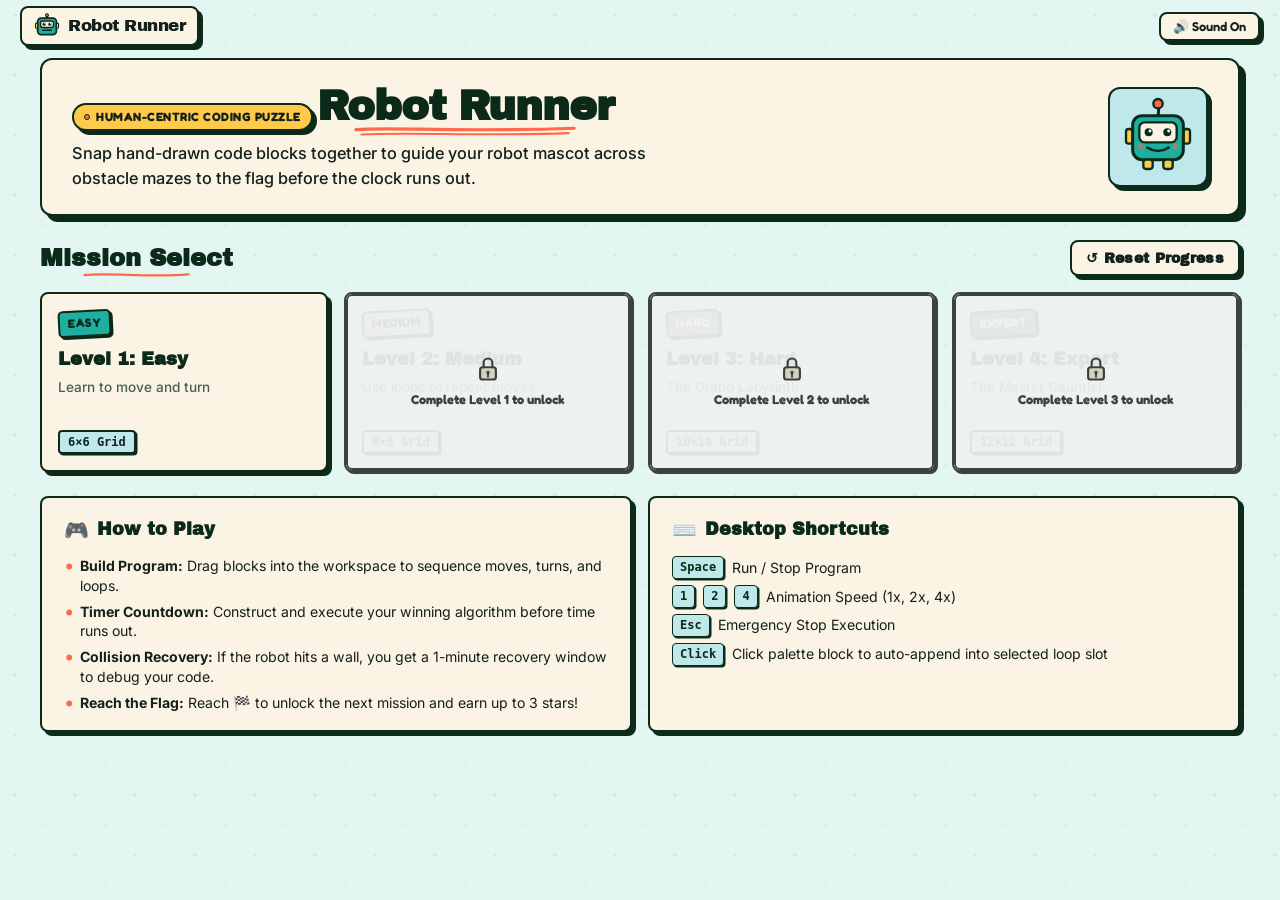
<file: docs/index.html>
<!DOCTYPE html>
<html lang="en">
<head>
<meta charset="UTF-8">
<meta name="viewport" content="width=device-width, initial-scale=1.0">
<title>Robot Runner · Neubrutalist Block Coding</title>
<link rel="preconnect" href="https://fonts.googleapis.com">
<link rel="preconnect" href="https://fonts.gstatic.com" crossorigin>
<link href="https://fonts.googleapis.com/css2?family=Archivo+Black&family=Fredoka:wght@400;500;600;700&family=Inter:wght@400;500;600;700&family=Space+Grotesk:wght@500;700&display=swap" rel="stylesheet">
<link rel="stylesheet" href="css/style.css?v=6">
</head>
<body>
<header class="topbar">
    <div class="topbar-inner">
        <a href="index.html" class="brand nb-surface">
            <span class="brand-mascot-wrap">
                <svg class="brand-mascot-svg" viewBox="0 0 36 36" fill="none" xmlns="http://www.w3.org/2000/svg">
                    <line x1="18" y1="2" x2="18" y2="7" stroke="#0B2A19" stroke-width="2.5" stroke-linecap="round"/>
                    <circle cx="18" cy="3" r="2" fill="#FF6B4A" stroke="#0B2A19" stroke-width="1.5"/>
                    <rect x="5" y="7" width="26" height="23" rx="5" fill="#1FAFA0" stroke="#0B2A19" stroke-width="2.5"/>
                    <rect x="9" y="11" width="18" height="9" rx="3" fill="#FBF3E3" stroke="#0B2A19" stroke-width="2"/>
                    <circle cx="14" cy="15.5" r="2.2" fill="#0B2A19"/>
                    <circle cx="22" cy="15.5" r="2.2" fill="#0B2A19"/>
                    <circle cx="14.8" cy="14.8" r="0.8" fill="#FFFFFF"/>
                    <circle cx="22.8" cy="14.8" r="0.8" fill="#FFFFFF"/>
                    <line x1="12" y1="24" x2="24" y2="24" stroke="#0B2A19" stroke-width="2" stroke-linecap="round"/>
                    <rect x="2" y="14" width="3" height="7" rx="1.5" fill="#FFC94A" stroke="#0B2A19" stroke-width="1.5"/>
                    <rect x="31" y="14" width="3" height="7" rx="1.5" fill="#FFC94A" stroke="#0B2A19" stroke-width="1.5"/>
                </svg>
            </span>
            <span class="brand-text">Robot Runner</span>
        </a>
        <div class="topbar-actions">
            <button id="sound-toggle-btn" class="topbar-btn sound-btn nb-surface" title="Toggle audio effects">🔊 Sound On</button>
        </div>
    </div>
</header>
<main class="page-container">
    <section class="hero-section">
        <div class="hero-content">
            <div class="hero-badge nb-surface">
                <span class="badge-dot"></span>
                <span>HUMAN-CENTRIC CODING PUZZLE</span>
            </div>
            <div class="hero-title-wrap">
                <h1 class="hero-title">Robot Runner</h1>
                <svg class="wobbly-underline-svg" viewBox="0 0 320 20" fill="none" xmlns="http://www.w3.org/2000/svg">
                    <path d="M4 8C60 4 140 12 316 6" stroke="#FF6B4A" stroke-width="4.5" stroke-linecap="round"/>
                    <path d="M12 15C80 11 190 18 308 13" stroke="#FF6B4A" stroke-width="3" stroke-linecap="round"/>
                </svg>
            </div>
            <p class="hero-desc">Snap hand-drawn code blocks together to guide your robot mascot across obstacle mazes to the flag before the clock runs out.</p>
        </div>
        <div class="hero-mascot-card nb-surface">
            <svg class="hero-mascot-svg" viewBox="0 0 120 120" fill="none" xmlns="http://www.w3.org/2000/svg">
                <!-- Antenna -->
                <path d="M60 10 Q62 20 60 30" stroke="#0B2A19" stroke-width="4.5" stroke-linecap="round"/>
                <circle cx="60" cy="10" r="7" fill="#FF6B4A" stroke="#0B2A19" stroke-width="3.5"/>
                
                <!-- Ears -->
                <rect x="12" y="48" width="10" height="22" rx="4" fill="#FFC94A" stroke="#0B2A19" stroke-width="3.5"/>
                <rect x="98" y="48" width="10" height="22" rx="4" fill="#FFC94A" stroke="#0B2A19" stroke-width="3.5"/>

                <!-- Main Head/Body -->
                <rect x="22" y="28" width="76" height="66" rx="14" fill="#1FAFA0" stroke="#0B2A19" stroke-width="4.5"/>
                
                <!-- Face Screen -->
                <rect x="32" y="38" width="56" height="30" rx="8" fill="#FBF3E3" stroke="#0B2A19" stroke-width="3.5"/>
                
                <!-- Eyes -->
                <circle cx="46" cy="53" r="6" fill="#0B2A19"/>
                <circle cx="74" cy="53" r="6" fill="#0B2A19"/>
                <circle cx="48" cy="51" r="2.2" fill="#FFFFFF"/>
                <circle cx="76" cy="51" r="2.2" fill="#FFFFFF"/>

                <!-- Smile -->
                <path d="M44 76 Q60 86 76 76" stroke="#0B2A19" stroke-width="4" stroke-linecap="round" fill="none"/>

                <!-- Cute Cheeks -->
                <circle cx="34" cy="74" r="4" fill="#FF6B4A" opacity="0.6"/>
                <circle cx="86" cy="74" r="4" fill="#FF6B4A" opacity="0.6"/>

                <!-- Legs / Feet -->
                <rect x="38" y="94" width="14" height="14" rx="4" fill="#FFC94A" stroke="#0B2A19" stroke-width="3.5"/>
                <rect x="68" y="94" width="14" height="14" rx="4" fill="#FFC94A" stroke="#0B2A19" stroke-width="3.5"/>
            </svg>
        </div>
    </section>

    <section class="level-grid-section">
        <div class="section-header">
            <div class="section-title-wrap">
                <h2>Mission Select</h2>
                <svg class="wobbly-underline-mini" viewBox="0 0 160 12" fill="none" xmlns="http://www.w3.org/2000/svg">
                    <path d="M2 6C40 2 100 10 158 5" stroke="#FF6B4A" stroke-width="3.5" stroke-linecap="round"/>
                </svg>
            </div>
            <button id="reset-progress-btn" class="btn btn-ghost nb-surface" title="Clear all level completion data">↺ Reset Progress</button>
        </div>

        <div class="level-grid">
            <!-- Level 1 -->
            <a href="play.html?level=1" class="level-card nb-surface" data-level-id="1" data-requires="0">
                <div class="level-card-top">
                    <span class="sticker-badge sticker-easy">Easy</span>
                    <div class="level-stars" id="stars-lvl-1"></div>
                </div>
                <h3 class="level-card-title">Level 1: Easy</h3>
                <p class="level-card-sub">Learn to move and turn</p>
                <div class="level-meta">
                    <span class="meta-tag nb-surface">6×6 Grid</span>
                    <span class="best-time-tag" id="best-lvl-1"></span>
                </div>
                <div class="completed-stamp" id="stamp-lvl-1">
                    <svg viewBox="0 0 40 40" class="stamp-svg" fill="none" xmlns="http://www.w3.org/2000/svg">
                        <circle cx="20" cy="20" r="17" fill="#1FAFA0" stroke="#0B2A19" stroke-width="2.5"/>
                        <path d="M12 20L18 26L28 14" stroke="#FBF3E3" stroke-width="3.5" stroke-linecap="round" stroke-linejoin="round"/>
                    </svg>
                </div>
                <div class="lock-overlay nb-surface">
                    <svg class="padlock-svg" viewBox="0 0 32 32" fill="none" xmlns="http://www.w3.org/2000/svg">
                        <rect x="7" y="14" width="18" height="14" rx="3" fill="#FFC94A" stroke="#0B2A19" stroke-width="2.5"/>
                        <path d="M11 14V9C11 6.2 13.2 4 16 4C18.8 4 21 6.2 21 9V14" stroke="#0B2A19" stroke-width="2.5" stroke-linecap="round"/>
                        <circle cx="16" cy="20" r="2" fill="#0B2A19"/>
                        <path d="M16 22V25" stroke="#0B2A19" stroke-width="2" stroke-linecap="round"/>
                    </svg>
                    <span class="lock-text">Complete Level 0 to unlock</span>
                </div>
            </a>

            <!-- Level 2 -->
            <a href="play.html?level=2" class="level-card nb-surface" data-level-id="2" data-requires="1">
                <div class="level-card-top">
                    <span class="sticker-badge sticker-medium">Medium</span>
                    <div class="level-stars" id="stars-lvl-2"></div>
                </div>
                <h3 class="level-card-title">Level 2: Medium</h3>
                <p class="level-card-sub">Use loops to repeat moves</p>
                <div class="level-meta">
                    <span class="meta-tag nb-surface">8×8 Grid</span>
                    <span class="best-time-tag" id="best-lvl-2"></span>
                </div>
                <div class="completed-stamp" id="stamp-lvl-2">
                    <svg viewBox="0 0 40 40" class="stamp-svg" fill="none" xmlns="http://www.w3.org/2000/svg">
                        <circle cx="20" cy="20" r="17" fill="#1FAFA0" stroke="#0B2A19" stroke-width="2.5"/>
                        <path d="M12 20L18 26L28 14" stroke="#FBF3E3" stroke-width="3.5" stroke-linecap="round" stroke-linejoin="round"/>
                    </svg>
                </div>
                <div class="lock-overlay nb-surface">
                    <svg class="padlock-svg" viewBox="0 0 32 32" fill="none" xmlns="http://www.w3.org/2000/svg">
                        <rect x="7" y="14" width="18" height="14" rx="3" fill="#FFC94A" stroke="#0B2A19" stroke-width="2.5"/>
                        <path d="M11 14V9C11 6.2 13.2 4 16 4C18.8 4 21 6.2 21 9V14" stroke="#0B2A19" stroke-width="2.5" stroke-linecap="round"/>
                        <circle cx="16" cy="20" r="2" fill="#0B2A19"/>
                        <path d="M16 22V25" stroke="#0B2A19" stroke-width="2" stroke-linecap="round"/>
                    </svg>
                    <span class="lock-text">Complete Level 1 to unlock</span>
                </div>
            </a>

            <!-- Level 3 -->
            <a href="play.html?level=3" class="level-card nb-surface" data-level-id="3" data-requires="2">
                <div class="level-card-top">
                    <span class="sticker-badge sticker-hard">Hard</span>
                    <div class="level-stars" id="stars-lvl-3"></div>
                </div>
                <h3 class="level-card-title">Level 3: Hard</h3>
                <p class="level-card-sub">The Grand Labyrinth</p>
                <div class="level-meta">
                    <span class="meta-tag nb-surface">10×10 Grid</span>
                    <span class="best-time-tag" id="best-lvl-3"></span>
                </div>
                <div class="completed-stamp" id="stamp-lvl-3">
                    <svg viewBox="0 0 40 40" class="stamp-svg" fill="none" xmlns="http://www.w3.org/2000/svg">
                        <circle cx="20" cy="20" r="17" fill="#1FAFA0" stroke="#0B2A19" stroke-width="2.5"/>
                        <path d="M12 20L18 26L28 14" stroke="#FBF3E3" stroke-width="3.5" stroke-linecap="round" stroke-linejoin="round"/>
                    </svg>
                </div>
                <div class="lock-overlay nb-surface">
                    <svg class="padlock-svg" viewBox="0 0 32 32" fill="none" xmlns="http://www.w3.org/2000/svg">
                        <rect x="7" y="14" width="18" height="14" rx="3" fill="#FFC94A" stroke="#0B2A19" stroke-width="2.5"/>
                        <path d="M11 14V9C11 6.2 13.2 4 16 4C18.8 4 21 6.2 21 9V14" stroke="#0B2A19" stroke-width="2.5" stroke-linecap="round"/>
                        <circle cx="16" cy="20" r="2" fill="#0B2A19"/>
                        <path d="M16 22V25" stroke="#0B2A19" stroke-width="2" stroke-linecap="round"/>
                    </svg>
                    <span class="lock-text">Complete Level 2 to unlock</span>
                </div>
            </a>

            <!-- Level 4 -->
            <a href="play.html?level=4" class="level-card nb-surface" data-level-id="4" data-requires="3">
                <div class="level-card-top">
                    <span class="sticker-badge sticker-expert">Expert</span>
                    <div class="level-stars" id="stars-lvl-4"></div>
                </div>
                <h3 class="level-card-title">Level 4: Expert</h3>
                <p class="level-card-sub">The Master Gauntlet</p>
                <div class="level-meta">
                    <span class="meta-tag nb-surface">12×12 Grid</span>
                    <span class="best-time-tag" id="best-lvl-4"></span>
                </div>
                <div class="completed-stamp" id="stamp-lvl-4">
                    <svg viewBox="0 0 40 40" class="stamp-svg" fill="none" xmlns="http://www.w3.org/2000/svg">
                        <circle cx="20" cy="20" r="17" fill="#1FAFA0" stroke="#0B2A19" stroke-width="2.5"/>
                        <path d="M12 20L18 26L28 14" stroke="#FBF3E3" stroke-width="3.5" stroke-linecap="round" stroke-linejoin="round"/>
                    </svg>
                </div>
                <div class="lock-overlay nb-surface">
                    <svg class="padlock-svg" viewBox="0 0 32 32" fill="none" xmlns="http://www.w3.org/2000/svg">
                        <rect x="7" y="14" width="18" height="14" rx="3" fill="#FFC94A" stroke="#0B2A19" stroke-width="2.5"/>
                        <path d="M11 14V9C11 6.2 13.2 4 16 4C18.8 4 21 6.2 21 9V14" stroke="#0B2A19" stroke-width="2.5" stroke-linecap="round"/>
                        <circle cx="16" cy="20" r="2" fill="#0B2A19"/>
                        <path d="M16 22V25" stroke="#0B2A19" stroke-width="2" stroke-linecap="round"/>
                    </svg>
                    <span class="lock-text">Complete Level 3 to unlock</span>
                </div>
            </a>
        </div>
    </section>

    <section class="info-grid">
        <div class="info-card nb-surface">
            <div class="card-heading-wrap">
                <span class="card-icon-doodle">🎮</span>
                <h3>How to Play</h3>
            </div>
            <ul class="doodle-list">
                <li><strong>Build Program:</strong> Drag blocks into the workspace to sequence moves, turns, and loops.</li>
                <li><strong>Timer Countdown:</strong> Construct and execute your winning algorithm before time runs out.</li>
                <li><strong>Collision Recovery:</strong> If the robot hits a wall, you get a 1-minute recovery window to debug your code.</li>
                <li><strong>Reach the Flag:</strong> Reach 🏁 to unlock the next mission and earn up to 3 stars!</li>
            </ul>
        </div>
        <div class="info-card nb-surface">
            <div class="card-heading-wrap">
                <span class="card-icon-doodle">⌨️</span>
                <h3>Desktop Shortcuts</h3>
            </div>
            <ul class="shortcuts-list">
                <li><kbd class="nb-kbd">Space</kbd> <span>Run / Stop Program</span></li>
                <li><kbd class="nb-kbd">1</kbd> <kbd class="nb-kbd">2</kbd> <kbd class="nb-kbd">4</kbd> <span>Animation Speed (1x, 2x, 4x)</span></li>
                <li><kbd class="nb-kbd">Esc</kbd> <span>Emergency Stop Execution</span></li>
                <li><kbd class="nb-kbd">Click</kbd> <span>Click palette block to auto-append into selected loop slot</span></li>
            </ul>
        </div>
    </section>
</main>

<script>
    // Header sound toggle for home page
    const soundToggle = document.getElementById('sound-toggle-btn');
    if (soundToggle) {
        let muted = localStorage.getItem('rg_sound_muted') === 'true';
        soundToggle.textContent = muted ? '🔇 Sound Off' : '🔊 Sound On';
        soundToggle.classList.toggle('muted', muted);
        soundToggle.addEventListener('click', () => {
            muted = !muted;
            localStorage.setItem('rg_sound_muted', muted ? 'true' : 'false');
            soundToggle.textContent = muted ? '🔇 Sound Off' : '🔊 Sound On';
            soundToggle.classList.toggle('muted', muted);
        });
    }
</script>
<script src="js/home.js?v=6"></script>
</body>
</html>
</file>
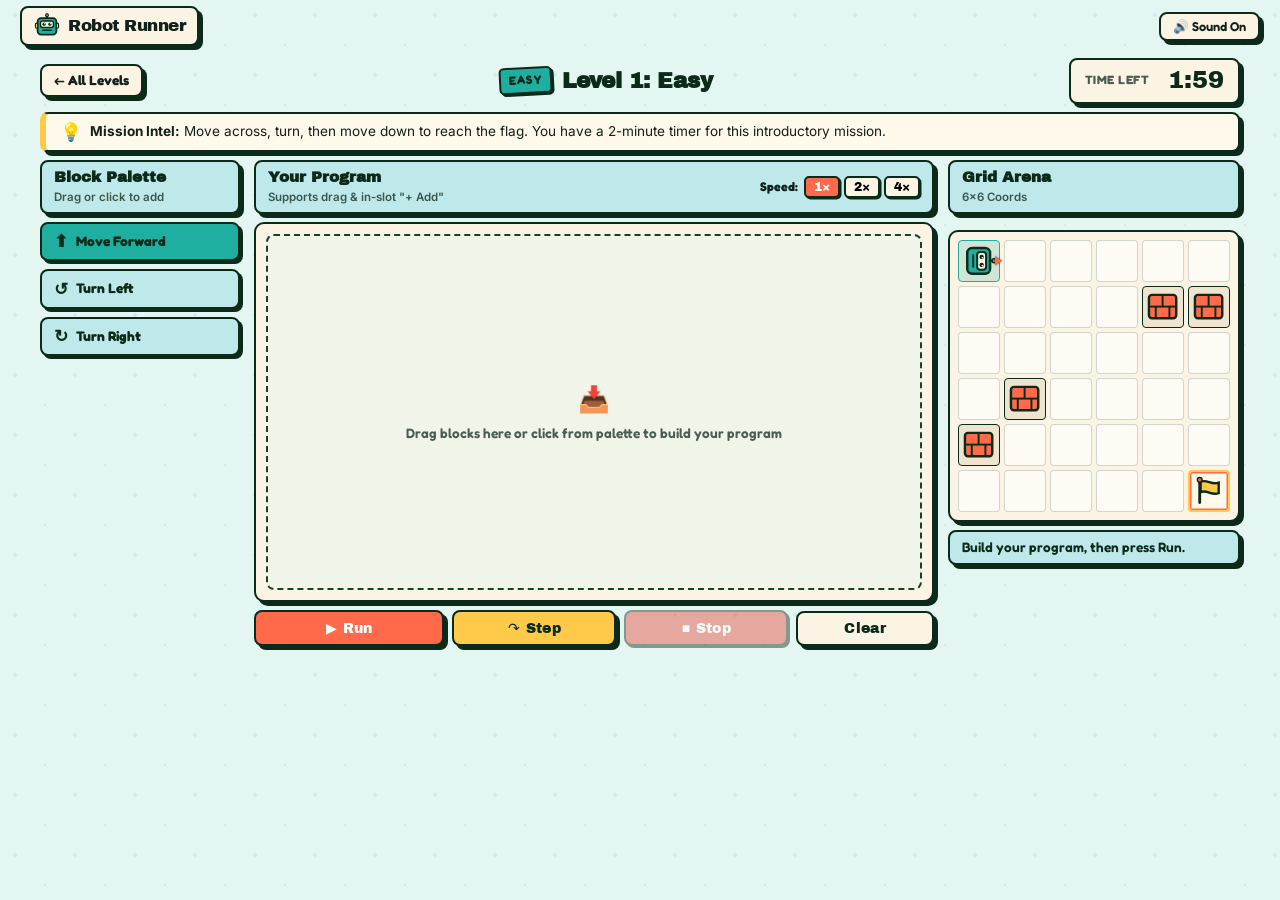
<file: docs/play.html>
<!DOCTYPE html>
<html lang="en">
<head>
<meta charset="UTF-8">
<meta name="viewport" content="width=device-width, initial-scale=1.0">
<title>Play Level · Robot Runner</title>
<link rel="preconnect" href="https://fonts.googleapis.com">
<link rel="preconnect" href="https://fonts.gstatic.com">
<link href="https://fonts.googleapis.com/css2?family=Archivo+Black&family=Fredoka:wght@400;500;600;700&family=Inter:wght@400;500;600;700&family=Space+Grotesk:wght@500;700&display=swap" rel="stylesheet">
<link rel="stylesheet" href="css/style.css?v=6">
</head>
<body>
<header class="topbar">
    <div class="topbar-inner">
        <a href="index.html" class="brand nb-surface">
            <span class="brand-mascot-wrap">
                <svg class="brand-mascot-svg" viewBox="0 0 36 36" fill="none" xmlns="http://www.w3.org/2000/svg">
                    <line x1="18" y1="2" x2="18" y2="7" stroke="#0B2A19" stroke-width="2.5" stroke-linecap="round"/>
                    <circle cx="18" cy="3" r="2" fill="#FF6B4A" stroke="#0B2A19" stroke-width="1.5"/>
                    <rect x="5" y="7" width="26" height="23" rx="5" fill="#1FAFA0" stroke="#0B2A19" stroke-width="2.5"/>
                    <rect x="9" y="11" width="18" height="9" rx="3" fill="#FBF3E3" stroke="#0B2A19" stroke-width="2"/>
                    <circle cx="14" cy="15.5" r="2.2" fill="#0B2A19"/>
                    <circle cx="22" cy="15.5" r="2.2" fill="#0B2A19"/>
                    <circle cx="14.8" cy="14.8" r="0.8" fill="#FFFFFF"/>
                    <circle cx="22.8" cy="14.8" r="0.8" fill="#FFFFFF"/>
                    <line x1="12" y1="24" x2="24" y2="24" stroke="#0B2A19" stroke-width="2" stroke-linecap="round"/>
                    <rect x="2" y="14" width="3" height="7" rx="1.5" fill="#FFC94A" stroke="#0B2A19" stroke-width="1.5"/>
                    <rect x="31" y="14" width="3" height="7" rx="1.5" fill="#FFC94A" stroke="#0B2A19" stroke-width="1.5"/>
                </svg>
            </span>
            <span class="brand-text">Robot Runner</span>
        </a>
        <div class="topbar-actions">
            <button id="sound-toggle-btn" class="topbar-btn sound-btn nb-surface" title="Toggle audio effects">🔊 Sound On</button>
        </div>
    </div>
</header>
<main class="page-container">
    <div class="play-wrap" data-total-levels="4">

        <div class="play-header">
            <a href="index.html" class="back-link nb-surface">← All Levels</a>
            <div class="level-title-section">
                <span class="sticker-badge sticker-easy">Easy</span>
                <h1 class="play-level-heading">Level 1: Easy</h1>
            </div>
            <div class="timer-box nb-surface" id="main-timer-box">
                <span class="timer-label">TIME LEFT</span>
                <span class="timer-value" id="main-timer">2:00</span>
            </div>
        </div>

        <div class="hint-banner nb-surface">
            <span class="hint-icon">💡</span>
            <span class="hint-text"><strong>Mission Intel:</strong> Guide the robot to the goal.</span>
        </div>

        <div class="play-body">
            <div class="palette-col">
                <div class="col-header nb-surface">
                    <h3>Block Palette</h3>
                    <span class="col-sub">Drag or click to add</span>
                </div>
                <div id="palette" class="palette"></div>
            </div>

            <div class="workspace-col">
                <div class="workspace-top nb-surface">
                    <div class="col-header-inner">
                        <h3>Your Program</h3>
                        <span class="col-sub">Supports drag & in-slot "+ Add"</span>
                    </div>
                    <div class="speed-controls" title="Execution Speed">
                        <span class="speed-label">Speed:</span>
                        <button class="speed-btn nb-surface active" data-speed="1x">1×</button>
                        <button class="speed-btn nb-surface" data-speed="2x">2×</button>
                        <button class="speed-btn nb-surface" data-speed="4x">4×</button>
                    </div>
                </div>

                <div id="workspace" class="workspace nb-surface" data-root="true"></div>

                <div class="workspace-actions">
                    <button id="run-btn" class="btn btn-run nb-surface" title="Execute algorithm (Space)">▶ Run</button>
                    <button id="step-btn" class="btn btn-step nb-surface" title="Execute 1 action at a time">↷ Step</button>
                    <button id="stop-btn" class="btn btn-stop nb-surface" disabled title="Halt execution (Esc)">■ Stop</button>
                    <button id="clear-btn" class="btn btn-clear nb-surface" title="Clear all blocks">Clear</button>
                </div>
            </div>

            <div class="grid-col">
                <div class="col-header nb-surface">
                    <h3>Grid Arena</h3>
                    <span class="col-sub">Grid Coords</span>
                </div>
                <div id="grid-stage" class="grid-stage nb-surface"></div>
                <div id="status-line" class="status-line nb-surface">Build your program, then press Run.</div>
            </div>
        </div>
    </div>

    <!-- Obstacle hit modal -->
    <div id="hit-modal" class="modal hidden">
        <div class="modal-card modal-hit nb-surface">
            <div class="modal-mascot-wrap">
                <svg class="hit-starburst-svg" viewBox="0 0 100 100" fill="none" xmlns="http://www.w3.org/2000/svg">
                    <path d="M50 5 L62 35 L95 25 L75 52 L98 78 L65 75 L50 95 L35 75 L2 78 L25 52 L5 25 L38 35 Z" fill="#FFC94A" stroke="#0B2A19" stroke-width="3"/>
                    <text x="50" y="58" font-family="'Archivo Black', sans-serif" font-size="20" fill="#E8483A" text-anchor="middle">CRASH!</text>
                </svg>
            </div>
            <h2>Obstacle Collided!</h2>
            <p>The robot safely returned to dock. Fix your code within the recovery window:</p>
            <div class="sub-timer nb-surface" id="sub-timer">1:00</div>
            <button id="hit-modal-close" class="btn btn-run nb-surface">Resume Coding</button>
        </div>
    </div>

    <!-- Level complete modal -->
    <div id="win-modal" class="modal hidden">
        <div class="modal-card modal-win nb-surface">
            <div class="modal-mascot-wrap">
                <svg class="win-mascot-svg" viewBox="0 0 100 100" fill="none" xmlns="http://www.w3.org/2000/svg">
                    <!-- Antenna -->
                    <path d="M50 8 Q52 16 50 24" stroke="#0B2A19" stroke-width="3.5" stroke-linecap="round"/>
                    <circle cx="50" cy="8" r="5" fill="#FF6B4A" stroke="#0B2A19" stroke-width="2.5"/>
                    <!-- Cheering Arms Raised -->
                    <path d="M22 55 Q10 40 14 25" stroke="#0B2A19" stroke-width="4" stroke-linecap="round" fill="none"/>
                    <circle cx="14" cy="25" r="4.5" fill="#FFC94A" stroke="#0B2A19" stroke-width="2.5"/>
                    <path d="M78 55 Q90 40 86 25" stroke="#0B2A19" stroke-width="4" stroke-linecap="round" fill="none"/>
                    <circle cx="86" cy="25" r="4.5" fill="#FFC94A" stroke="#0B2A19" stroke-width="2.5"/>
                    <!-- Body -->
                    <rect x="22" y="24" width="56" height="52" rx="12" fill="#1FAFA0" stroke="#0B2A19" stroke-width="3.5"/>
                    <rect x="30" y="32" width="40" height="22" rx="6" fill="#FBF3E3" stroke="#0B2A19" stroke-width="2.5"/>
                    <circle cx="40" cy="43" r="4" fill="#0B2A19"/>
                    <circle cx="60" cy="43" r="4" fill="#0B2A19"/>
                    <!-- Big Happy Smile -->
                    <path d="M38 62 Q50 72 62 62" stroke="#0B2A19" stroke-width="3" stroke-linecap="round" fill="none"/>
                    <!-- Feet -->
                    <rect x="34" y="76" width="10" height="12" rx="3" fill="#FFC94A" stroke="#0B2A19" stroke-width="2.5"/>
                    <rect x="56" y="76" width="10" height="12" rx="3" fill="#FFC94A" stroke="#0B2A19" stroke-width="2.5"/>
                </svg>
            </div>
            <h2>Mission Accomplished!</h2>
            <div class="win-stars" id="win-stars">⭐⭐⭐</div>
            <div class="win-time-badge nb-surface" id="win-time"></div>
            <p id="win-message" class="win-message"></p>
            <div class="modal-actions">
                <a id="next-level-btn" href="#" class="btn btn-run nb-surface">Next Level →</a>
                <a href="index.html" class="btn btn-clear nb-surface">All Levels</a>
            </div>
        </div>
    </div>

    <!-- Level failed modal -->
    <div id="fail-modal" class="modal hidden">
        <div class="modal-card modal-fail nb-surface">
            <div class="modal-mascot-wrap">
                <svg class="fail-mascot-svg" viewBox="0 0 100 100" fill="none" xmlns="http://www.w3.org/2000/svg">
                    <!-- Antenna -->
                    <path d="M50 10 L50 24" stroke="#0B2A19" stroke-width="3.5" stroke-linecap="round"/>
                    <circle cx="50" cy="10" r="5" fill="#FFC94A" stroke="#0B2A19" stroke-width="2.5"/>
                    <!-- Body -->
                    <rect x="22" y="24" width="56" height="52" rx="12" fill="#1FAFA0" stroke="#0B2A19" stroke-width="3.5"/>
                    <rect x="30" y="32" width="40" height="22" rx="6" fill="#FBF3E3" stroke="#0B2A19" stroke-width="2.5"/>
                    <!-- Confused Eyes -->
                    <line x1="37" y1="40" x2="43" y2="46" stroke="#0B2A19" stroke-width="2.5" stroke-linecap="round"/>
                    <line x1="43" y1="40" x2="37" y2="46" stroke="#0B2A19" stroke-width="2.5" stroke-linecap="round"/>
                    <line x1="57" y1="40" x2="63" y2="46" stroke="#0B2A19" stroke-width="2.5" stroke-linecap="round"/>
                    <line x1="63" y1="40" x2="57" y2="46" stroke="#0B2A19" stroke-width="2.5" stroke-linecap="round"/>
                    <!-- Sweat Drop -->
                    <path d="M78 28 Q84 38 80 44 Q76 48 72 44 Q72 38 78 28 Z" fill="#BFE8EA" stroke="#0B2A19" stroke-width="2"/>
                    <!-- Straight mouth -->
                    <line x1="40" y1="64" x2="60" y2="64" stroke="#0B2A19" stroke-width="3" stroke-linecap="round"/>
                    <!-- Feet -->
                    <rect x="34" y="76" width="10" height="12" rx="3" fill="#FFC94A" stroke="#0B2A19" stroke-width="2.5"/>
                    <rect x="56" y="76" width="10" height="12" rx="3" fill="#FFC94A" stroke="#0B2A19" stroke-width="2.5"/>
                </svg>
            </div>
            <h2 id="fail-title">Time's Up!</h2>
            <p id="fail-message">You ran out of time. Review your algorithm and give it another go!</p>
            <div class="modal-actions">
                <button id="retry-btn" class="btn btn-run nb-surface">Retry Mission</button>
                <a href="index.html" class="btn btn-clear nb-surface">All Levels</a>
            </div>
        </div>
    </div>
</main>

<script src="js/levels.js?v=6"></script>
<script src="js/blocks.js?v=6"></script>
<script src="js/interpreter.js?v=6"></script>
<script src="js/game.js?v=6"></script>
</body>
</html>
</file>
<file: docs/css/style.css>
/* style.css — Neubrutalist + Hand-Drawn Fusion Theme for Robot Runner (Compact Viewport Edition) */

:root {
    /* Core palette */
    --turquoise:       #1FAFA0;
    --turquoise-dark:  #0E7C71;
    --forest:          #14432A;
    --forest-deep:     #0B2A19;   /* Near-black green for all hard borders & shadows */
    --sky:             #BFE8EA;
    --sky-pale:        #E4F6F2;   /* Page background */
    --cream:           #FBF3E3;   /* Panel & card background */
    --ink:             #12211B;   /* Text & ink details */
    --white:           #FFFFFF;

    /* Pop Accents */
    --coral:           #FF6B4A;   /* Primary CTA, Run button, Level hard */
    --sun:             #FFC94A;   /* Warnings, stars, medium badge */
    --grape:           #6C5CE7;   /* Repeat / Loop logic blocks */
    --bad-nb:          #E8483A;   /* Collisions, low timer, failure */

    /* Semantic & Dimensions */
    --good:            var(--turquoise);
    --bad:             var(--bad-nb);
    --border-width:    2.5px;
    --shadow-offset:   4px;

    /* Fonts */
    --font-display:    'Fredoka', 'Space Grotesk', sans-serif;
    --font-heading:    'Archivo Black', 'Space Grotesk', sans-serif;
    --font-body:       'Inter', -apple-system, BlinkMacSystemFont, 'Segoe UI', Roboto, sans-serif;
    --font-mono:       'JetBrains Mono', monospace;
}

*, *::before, *::after {
    box-sizing: border-box;
    margin: 0;
    padding: 0;
}

body {
    background-color: var(--sky-pale);
    background-image: 
        radial-gradient(circle at 15px 15px, rgba(31, 175, 160, 0.12) 2px, transparent 0),
        radial-gradient(circle at 45px 45px, rgba(20, 67, 42, 0.06) 1.5px, transparent 0);
    background-size: 60px 60px;
    color: var(--ink);
    font-family: var(--font-body);
    font-size: 14px;
    line-height: 1.4;
    min-height: 100vh;
    display: flex;
    flex-direction: column;
    overflow-x: hidden;
}

/* ==========================================================================
   NEUBRUTALIST CORE SURFACE (.nb-surface)
   ========================================================================== */

.nb-surface {
    background: var(--cream);
    border: var(--border-width) solid var(--forest-deep);
    border-radius: 8px;
    box-shadow: var(--shadow-offset) var(--shadow-offset) 0 0 var(--forest-deep);
    transition: transform 0.1s ease, box-shadow 0.1s ease;
}

.nb-surface:hover {
    transform: translate(-1.5px, -1.5px);
    box-shadow: calc(var(--shadow-offset) + 1.5px) calc(var(--shadow-offset) + 1.5px) 0 0 var(--forest-deep);
}

.nb-surface:active,
.nb-surface.pressed {
    transform: translate(var(--shadow-offset), var(--shadow-offset));
    box-shadow: 0 0 0 0 var(--forest-deep);
}

/* ==========================================================================
   TOPBAR
   ========================================================================== */

.topbar {
    padding: 6px 20px;
    width: 100%;
    flex-shrink: 0;
}

.topbar-inner {
    max-width: 1240px;
    margin: 0 auto;
    display: flex;
    align-items: center;
    justify-content: space-between;
}

.brand {
    display: inline-flex;
    align-items: center;
    gap: 8px;
    padding: 5px 12px;
    text-decoration: none;
    color: var(--ink);
    font-family: var(--font-heading);
    font-size: 1.05rem;
    letter-spacing: -0.5px;
}

.brand-mascot-wrap {
    width: 26px;
    height: 26px;
    display: flex;
    align-items: center;
    justify-content: center;
}

.brand-mascot-svg {
    width: 100%;
    height: 100%;
}

.topbar-actions {
    display: flex;
    align-items: center;
    gap: 8px;
}

.sound-btn {
    padding: 5px 12px;
    font-family: var(--font-display);
    font-weight: 600;
    font-size: 0.8rem;
    cursor: pointer;
    background: var(--cream);
    color: var(--ink);
}

.sound-btn.muted {
    background: #EAE3D2;
    color: #6E7A74;
}

/* ==========================================================================
   PAGE CONTAINER & HERO SECTION (HOME PAGE)
   ========================================================================== */

.page-container {
    max-width: 1240px;
    margin: 0 auto;
    padding: 6px 20px 24px;
    width: 100%;
    flex: 1;
    display: flex;
    flex-direction: column;
}

.hero-section {
    display: flex;
    align-items: center;
    justify-content: space-between;
    gap: 24px;
    padding: 24px 30px;
    background: var(--cream);
    border: var(--border-width) solid var(--forest-deep);
    border-radius: 12px;
    box-shadow: 6px 6px 0 0 var(--forest-deep);
    margin-bottom: 24px;
}

.hero-content {
    max-width: 640px;
}

.hero-badge {
    display: inline-flex;
    align-items: center;
    gap: 6px;
    padding: 4px 10px;
    font-family: var(--font-display);
    font-weight: 700;
    font-size: 0.75rem;
    letter-spacing: 0.5px;
    background: var(--sun);
    margin-bottom: 10px;
    border-radius: 16px;
}

.badge-dot {
    width: 6px;
    height: 6px;
    background: var(--coral);
    border-radius: 50%;
    border: 1px solid var(--forest-deep);
}

.hero-title-wrap {
    position: relative;
    display: inline-block;
    margin-bottom: 10px;
}

.hero-title {
    font-family: var(--font-heading);
    font-size: 2.6rem;
    line-height: 1.1;
    color: var(--forest-deep);
    letter-spacing: -1px;
}

.wobbly-underline-svg {
    position: absolute;
    bottom: -8px;
    left: 0;
    width: 100%;
    height: 14px;
    pointer-events: none;
}

.hero-desc {
    font-size: 1.02rem;
    color: var(--ink);
    font-weight: 500;
    line-height: 1.5;
}

.hero-mascot-card {
    width: 100px;
    height: 100px;
    display: flex;
    align-items: center;
    justify-content: center;
    padding: 8px;
    background: var(--sky);
    border-radius: 12px;
    flex-shrink: 0;
}

.hero-mascot-svg {
    width: 100%;
    height: 100%;
}

/* ==========================================================================
   MISSION SELECT & LEVEL CARDS GRID (HOME)
   ========================================================================== */

.level-grid-section {
    margin-bottom: 24px;
}

.section-header {
    display: flex;
    align-items: center;
    justify-content: space-between;
    margin-bottom: 16px;
}

.section-title-wrap {
    position: relative;
    display: inline-block;
}

.section-title-wrap h2 {
    font-family: var(--font-heading);
    font-size: 1.5rem;
    color: var(--forest-deep);
}

.wobbly-underline-mini {
    position: absolute;
    bottom: -4px;
    left: 0;
    width: 100%;
    height: 8px;
    pointer-events: none;
}

.btn-ghost {
    background: var(--cream);
    color: var(--ink);
    padding: 6px 12px;
    font-family: var(--font-display);
    font-weight: 600;
    font-size: 0.82rem;
    cursor: pointer;
}

.level-grid {
    display: grid;
    grid-template-columns: repeat(4, 1fr);
    gap: 16px;
}

.level-card {
    position: relative;
    display: flex;
    flex-direction: column;
    padding: 16px;
    text-decoration: none;
    color: var(--ink);
    min-height: 180px;
    background: var(--cream);
    overflow: hidden;
}

.level-card-top {
    display: flex;
    align-items: center;
    justify-content: space-between;
    margin-bottom: 10px;
}

/* Sticker Badges */
.sticker-badge {
    display: inline-block;
    padding: 3px 8px;
    font-family: var(--font-display);
    font-weight: 700;
    font-size: 0.75rem;
    text-transform: uppercase;
    letter-spacing: 0.5px;
    border: 2px solid var(--forest-deep);
    border-radius: 5px;
    box-shadow: 2px 2px 0 0 var(--forest-deep);
    transform: rotate(-3deg);
}

.sticker-easy {
    background: var(--turquoise);
    color: var(--forest-deep);
}

.sticker-medium {
    background: var(--sun);
    color: var(--forest-deep);
}

.sticker-hard {
    background: var(--coral);
    color: var(--white);
}

.sticker-expert {
    background: var(--grape);
    color: var(--white);
}

.level-stars {
    font-size: 0.95rem;
    letter-spacing: 1px;
}

.level-card-title {
    font-family: var(--font-heading);
    font-size: 1.12rem;
    margin-bottom: 6px;
    color: var(--forest-deep);
}

.level-card-sub {
    font-size: 0.85rem;
    color: #4A5D54;
    margin-bottom: 12px;
    flex: 1;
    font-weight: 500;
}

.level-meta {
    display: flex;
    align-items: center;
    justify-content: space-between;
    gap: 6px;
    margin-top: auto;
}

.meta-tag {
    padding: 2px 8px;
    font-family: var(--font-mono);
    font-size: 0.75rem;
    font-weight: 700;
    background: var(--sky);
    border-radius: 4px;
    box-shadow: 1.5px 1.5px 0 0 var(--forest-deep);
}

.best-time-tag {
    font-family: var(--font-mono);
    font-size: 0.78rem;
    font-weight: 700;
    color: var(--turquoise-dark);
}

.completed-stamp {
    display: none;
    position: absolute;
    top: 10px;
    right: 10px;
    width: 32px;
    height: 32px;
    transform: rotate(12deg);
}

.level-card.complete .completed-stamp {
    display: block;
}

.level-card.complete {
    background: #F3FBF7;
    border-color: var(--turquoise-dark);
}

.lock-overlay {
    display: none;
    position: absolute;
    inset: 0;
    background: rgba(235, 243, 240, 0.92);
    border-radius: 6px;
    flex-direction: column;
    align-items: center;
    justify-content: center;
    gap: 8px;
    padding: 14px;
    text-align: center;
}

.level-card.locked {
    filter: grayscale(0.85);
    box-shadow: 2px 2px 0 0 var(--forest-deep);
    pointer-events: none;
    opacity: 0.85;
}

.level-card.locked .lock-overlay {
    display: flex;
}

.padlock-svg {
    width: 28px;
    height: 28px;
}

.lock-text {
    font-family: var(--font-display);
    font-weight: 700;
    font-size: 0.8rem;
    color: var(--forest-deep);
}

/* Info Cards */
.info-grid {
    display: grid;
    grid-template-columns: 1fr 1fr;
    gap: 16px;
}

.info-card {
    padding: 18px 22px;
}

.card-heading-wrap {
    display: flex;
    align-items: center;
    gap: 8px;
    margin-bottom: 12px;
}

.card-icon-doodle {
    font-size: 1.25rem;
}

.card-heading-wrap h3 {
    font-family: var(--font-heading);
    font-size: 1.1rem;
    color: var(--forest-deep);
}

.doodle-list, .shortcuts-list {
    list-style: none;
    display: flex;
    flex-direction: column;
    gap: 6px;
}

.doodle-list li {
    position: relative;
    padding-left: 16px;
    font-size: 0.88rem;
}

.doodle-list li::before {
    content: "•";
    position: absolute;
    left: 0;
    top: 0;
    color: var(--coral);
    font-size: 1.2rem;
    line-height: 1;
}

.shortcuts-list li {
    display: flex;
    align-items: center;
    gap: 8px;
    font-size: 0.88rem;
}

.nb-kbd {
    display: inline-block;
    padding: 2px 7px;
    font-family: var(--font-mono);
    font-size: 0.75rem;
    font-weight: 700;
    background: var(--sky);
    border: 1.5px solid var(--forest-deep);
    border-radius: 4px;
    box-shadow: 1.5px 1.5px 0 0 var(--forest-deep);
    color: var(--forest-deep);
}

/* ==========================================================================
   PLAY SCREEN LAYOUT & HUD (COMPACT VIEWPORT)
   ========================================================================== */

.play-wrap {
    display: flex;
    flex-direction: column;
    gap: 8px;
    max-width: 1240px;
    margin: 0 auto;
    width: 100%;
}

.play-header {
    display: flex;
    align-items: center;
    justify-content: space-between;
    gap: 14px;
    flex-shrink: 0;
}

.back-link {
    display: inline-flex;
    align-items: center;
    gap: 4px;
    padding: 5px 12px;
    text-decoration: none;
    color: var(--ink);
    font-family: var(--font-display);
    font-weight: 700;
    font-size: 0.85rem;
}

.level-title-section {
    display: flex;
    align-items: center;
    gap: 10px;
}

.play-level-heading {
    font-family: var(--font-heading);
    font-size: 1.35rem;
    color: var(--forest-deep);
}

/* Compact Neubrutalist Timers */
.timer-box {
    display: flex;
    align-items: center;
    gap: 10px;
    padding: 4px 14px;
    background: var(--cream);
}

.timer-label {
    font-family: var(--font-display);
    font-weight: 700;
    font-size: 0.75rem;
    color: #4A5D54;
    letter-spacing: 0.5px;
}

.timer-value {
    font-family: var(--font-heading);
    font-size: 1.5rem;
    color: var(--forest-deep);
    min-width: 65px;
    text-align: right;
}

@keyframes nb-wobble {
    0%, 100% { transform: rotate(0deg); }
    25% { transform: rotate(-2.5deg); }
    75% { transform: rotate(2.5deg); }
}

.timer-value.low {
    color: var(--bad-nb);
    animation: nb-wobble 0.4s ease infinite;
}

.timer-box.danger-pulse {
    border-color: var(--bad-nb);
    box-shadow: var(--shadow-offset) var(--shadow-offset) 0 0 var(--bad-nb);
}

/* Compact Hint Banner */
.hint-banner {
    display: flex;
    align-items: center;
    gap: 8px;
    padding: 6px 14px;
    background: #FFF9EB;
    border-left: 6px solid var(--sun);
    font-size: 0.85rem;
    flex-shrink: 0;
}

.hint-icon {
    font-size: 1.1rem;
}

.hint-text {
    font-size: 0.85rem;
    color: var(--ink);
}

/* ==========================================================================
   PLAY 3-COLUMN BODY: PALETTE, WORKSPACE, GRID
   ========================================================================== */

.play-body {
    display: grid;
    grid-template-columns: 200px 1fr auto;
    gap: 14px;
    align-items: start;
}

.col-header {
    padding: 6px 12px;
    margin-bottom: 8px;
    background: var(--sky);
}

.col-header h3, .col-header-inner h3 {
    font-family: var(--font-heading);
    font-size: 0.95rem;
    color: var(--forest-deep);
    line-height: 1.2;
}

.col-sub {
    font-size: 0.72rem;
    color: #3B574C;
    font-weight: 600;
}

/* ==========================================================================
   BLOCK PALETTE
   ========================================================================== */

.palette {
    display: flex;
    flex-direction: column;
    gap: 8px;
}

.block {
    display: flex;
    align-items: center;
    gap: 8px;
    padding: 8px 12px;
    border: var(--border-width) solid var(--forest-deep);
    border-radius: 8px;
    box-shadow: 3px 3px 0 0 var(--forest-deep);
    font-family: var(--font-display);
    font-weight: 700;
    font-size: 0.86rem;
    cursor: grab;
    user-select: none;
    transition: transform 0.1s ease, box-shadow 0.1s ease;
}

.block:hover {
    transform: translate(-1.5px, -1.5px);
    box-shadow: 4.5px 4.5px 0 0 var(--forest-deep);
}

.block:active {
    cursor: grabbing;
    transform: translate(3px, 3px);
    box-shadow: 0 0 0 0 var(--forest-deep);
}

.block.is-dragging {
    opacity: 0.5;
    transform: scale(0.96);
}

.block-move {
    background: var(--turquoise);
    color: var(--forest-deep);
}

.block-turnLeft,
.block-turnRight {
    background: var(--sky);
    color: var(--forest-deep);
}

.block-repeat {
    background: var(--grape);
    color: var(--white);
}

.block .glyph {
    font-size: 1.05rem;
    line-height: 1;
}

/* ==========================================================================
   WORKSPACE & PROGRAM BLOCKS (COMPACT)
   ========================================================================== */

.workspace-col {
    display: flex;
    flex-direction: column;
    gap: 8px;
}

.workspace-top {
    display: flex;
    align-items: center;
    justify-content: space-between;
    padding: 6px 12px;
    background: var(--sky);
}

.speed-controls {
    display: flex;
    align-items: center;
    gap: 4px;
}

.speed-label {
    font-family: var(--font-display);
    font-weight: 700;
    font-size: 0.78rem;
    margin-right: 2px;
}

.speed-btn {
    padding: 2px 8px;
    font-family: var(--font-heading);
    font-size: 0.78rem;
    cursor: pointer;
    background: var(--cream);
    box-shadow: 1.5px 1.5px 0 0 var(--forest-deep);
    border-radius: 5px;
}

.speed-btn.active {
    background: var(--coral);
    color: var(--white);
}

.workspace {
    height: 380px;
    max-height: 380px;
    overflow-y: auto;
    padding: 10px;
    background: var(--cream);
    border: var(--border-width) solid var(--forest-deep);
    border-radius: 10px;
    box-shadow: var(--shadow-offset) var(--shadow-offset) 0 0 var(--forest-deep);
    display: flex;
    flex-direction: column;
    gap: 3px;
}

.workspace-empty {
    display: flex;
    flex-direction: column;
    align-items: center;
    justify-content: center;
    padding: 40px 16px;
    border: 2px dashed var(--forest);
    border-radius: 8px;
    background: rgba(228, 246, 242, 0.4);
    color: #4A5D54;
    font-family: var(--font-display);
    font-weight: 600;
    font-size: 0.85rem;
    text-align: center;
    gap: 8px;
    height: 100%;
}

.workspace-empty span {
    font-size: 1.6rem;
}

/* Program Blocks Inside Workspace */
.wblock {
    display: flex;
    flex-direction: column;
    border: var(--border-width) solid var(--forest-deep);
    border-radius: 8px;
    background: var(--cream);
    box-shadow: 3px 3px 0 0 var(--forest-deep);
    margin-bottom: 4px;
    overflow: visible;
}

.wblock-row {
    display: flex;
    align-items: center;
    gap: 8px;
    padding: 6px 10px;
    cursor: grab;
    user-select: none;
}

.wblock-row:active {
    cursor: grabbing;
}

.swatch {
    width: 10px;
    height: 10px;
    border-radius: 3px;
    border: 1.5px solid var(--forest-deep);
    flex-shrink: 0;
}

.wblock-label {
    font-family: var(--font-display);
    font-weight: 700;
    font-size: 0.85rem;
    color: var(--forest-deep);
}

.count-wrap {
    display: inline-flex;
    align-items: center;
    gap: 3px;
    margin-left: 4px;
    background: var(--sky);
    border: 1.5px solid var(--forest-deep);
    border-radius: 5px;
    padding: 1px 4px;
}

.times-sym {
    font-family: var(--font-heading);
    font-size: 0.8rem;
}

.count-wrap input {
    width: 36px;
    border: 1px solid var(--forest-deep);
    border-radius: 3px;
    background: var(--white);
    padding: 1px 3px;
    font-family: var(--font-mono);
    font-weight: 700;
    font-size: 0.82rem;
    text-align: center;
}

.wblock-actions {
    margin-left: auto;
    display: flex;
    align-items: center;
    gap: 3px;
}

.icon-btn {
    width: 22px;
    height: 22px;
    border: 1.5px solid var(--forest-deep);
    border-radius: 5px;
    background: var(--cream);
    box-shadow: 1.5px 1.5px 0 0 var(--forest-deep);
    font-size: 0.72rem;
    font-weight: 700;
    cursor: pointer;
    display: flex;
    align-items: center;
    justify-content: center;
    transition: transform 0.1s ease;
}

.icon-btn:hover {
    transform: translate(-1px, -1px);
    background: var(--sun);
}

.icon-btn:active {
    transform: translate(1.5px, 1.5px);
    box-shadow: 0 0 0 0 var(--forest-deep);
}

.del-btn:hover {
    background: var(--bad-nb);
    color: var(--white);
}

/* Loop Containers & Slots */
.slot-header {
    display: flex;
    align-items: center;
    justify-content: space-between;
    padding: 4px 10px 3px 20px;
    background: rgba(108, 92, 231, 0.12);
    border-top: 1.5px solid var(--forest-deep);
}

.slot-label {
    font-family: var(--font-display);
    font-weight: 700;
    font-size: 0.78rem;
    color: var(--grape);
}

.slot-quick-add {
    position: relative;
}

.slot-add-btn {
    padding: 1px 6px;
    font-family: var(--font-display);
    font-weight: 700;
    font-size: 0.72rem;
    background: var(--sun);
    border: 1.5px solid var(--forest-deep);
    border-radius: 5px;
    box-shadow: 1.5px 1.5px 0 0 var(--forest-deep);
    cursor: pointer;
}

.quick-add-menu {
    position: absolute;
    right: 0;
    top: calc(100% + 3px);
    z-index: 100;
    background: var(--cream);
    border: 2px solid var(--forest-deep);
    border-radius: 6px;
    box-shadow: 3px 3px 0 0 var(--forest-deep);
    display: flex;
    flex-direction: column;
    gap: 3px;
    padding: 4px;
    min-width: 140px;
}

.quick-add-item {
    display: flex;
    align-items: center;
    gap: 6px;
    padding: 4px 8px;
    border: 1.5px solid var(--forest-deep);
    border-radius: 5px;
    font-family: var(--font-display);
    font-weight: 700;
    font-size: 0.78rem;
    cursor: pointer;
    text-align: left;
}

.slot {
    margin-left: 14px;
    margin-right: 6px;
    margin-bottom: 6px;
    padding: 6px 8px;
    background: rgba(251, 243, 227, 0.85);
    border: 2px dashed var(--grape);
    border-radius: 6px;
    min-height: 40px;
    display: flex;
    flex-direction: column;
    gap: 3px;
    transition: background 0.15s ease, border-color 0.15s ease;
}

.slot.slot-focused {
    border: 2px solid var(--grape);
    background: #F2EEFB;
    box-shadow: inset 0 0 0 1.5px var(--grape);
}

.slot-empty {
    font-family: var(--font-display);
    font-size: 0.78rem;
    color: #6C5CE7;
    text-align: center;
    padding: 8px 0;
}

/* Drop Indicators */
.drop-bar {
    height: 4px;
    margin: 1px 0;
    border-radius: 2px;
    transition: background 0.15s ease, height 0.15s ease;
}

.drop-bar.drag-over {
    height: 8px;
    background: var(--coral);
    border: 1.5px solid var(--forest-deep);
    box-shadow: 1.5px 1.5px 0 0 var(--forest-deep);
}

.executing-block {
    outline: 2.5px solid var(--coral);
    box-shadow: 0 0 0 3px var(--sun), 4px 4px 0 0 var(--forest-deep) !important;
}

/* Workspace Actions */
.workspace-actions {
    display: flex;
    align-items: center;
    gap: 8px;
}

.btn {
    padding: 8px 14px;
    font-family: var(--font-heading);
    font-size: 0.88rem;
    letter-spacing: 0.3px;
    border-radius: 8px;
    cursor: pointer;
    text-decoration: none;
    display: inline-flex;
    align-items: center;
    justify-content: center;
    gap: 6px;
}

.btn-run {
    background: var(--coral);
    color: var(--white);
    flex: 1.2;
}

.btn-step {
    background: var(--sun);
    color: var(--forest-deep);
    flex: 1;
}

.btn-stop {
    background: var(--bad-nb);
    color: var(--white);
    flex: 1;
}

.btn-clear {
    background: var(--cream);
    color: var(--forest-deep);
    flex: 0.8;
}

.btn:disabled {
    opacity: 0.45;
    cursor: not-allowed;
    transform: none !important;
    box-shadow: 2px 2px 0 0 var(--forest-deep) !important;
}

/* ==========================================================================
   GRID ARENA & MESH CELLS (COMPACT)
   ========================================================================== */

.grid-col {
    display: flex;
    flex-direction: column;
    gap: 8px;
}

.grid-stage {
    position: relative;
    display: grid;
    background: var(--cream);
    border: var(--border-width) solid var(--forest-deep);
    border-radius: 10px;
    box-shadow: var(--shadow-offset) var(--shadow-offset) 0 0 var(--forest-deep);
    user-select: none;
}

.cell {
    border: 1.5px solid rgba(11, 42, 25, 0.18);
    border-radius: 4px;
    background: #FDFBF4;
    display: flex;
    align-items: center;
    justify-content: center;
    font-size: 1.1rem;
    transition: background 0.2s ease, border-color 0.2s ease;
}

.cell.cell-visited {
    background: rgba(31, 175, 160, 0.2);
    border-color: var(--turquoise);
}

.cell.obstacle {
    background: #EFE4CF;
    border-color: var(--forest-deep);
}

.cell.finish {
    background: #FFF9EB;
    border: 2px solid var(--sun);
    box-shadow: inset 0 0 0 1.5px var(--coral);
}

.flag-anim {
    display: inline-block;
    animation: flag-wave 1.2s ease-in-out infinite alternate;
}

@keyframes flag-wave {
    0% { transform: scale(1) rotate(0deg); }
    100% { transform: scale(1.15) rotate(6deg); }
}

/* Robot On Grid */
.robot {
    position: absolute;
    pointer-events: none;
    z-index: 10;
    display: flex;
    align-items: center;
    justify-content: center;
    transform-origin: center center;
}

.robot-body {
    width: 100%;
    height: 100%;
    display: flex;
    align-items: center;
    justify-content: center;
    position: relative;
}

.robot-mascot-grid-svg {
    width: 85%;
    height: 85%;
}

.robot-direction-indicator {
    position: absolute;
    top: -4px;
    font-size: 9px;
    color: var(--coral);
    font-weight: 900;
    text-shadow: 0 0 2px var(--forest-deep);
    transition: transform 0.15s ease;
}

.robot-shake {
    animation: robot-impact 0.3s ease;
}

@keyframes robot-impact {
    0%, 100% { transform: scale(1) translate(0, 0); }
    20% { transform: scale(1.2) translate(-3px, 2px); }
    40% { transform: scale(1.2) translate(3px, -2px); }
    60% { transform: scale(1.1) translate(-1.5px, -1.5px); }
    80% { transform: scale(1.05) translate(1.5px, 1px); }
}

.status-line {
    padding: 6px 12px;
    font-family: var(--font-display);
    font-weight: 600;
    font-size: 0.85rem;
    color: var(--forest-deep);
    background: var(--sky);
}

/* ==========================================================================
   MODALS (CRASH, VICTORY, FAIL)
   ========================================================================== */

.modal {
    position: fixed;
    inset: 0;
    z-index: 999;
    background: rgba(11, 42, 25, 0.65);
    display: flex;
    align-items: center;
    justify-content: center;
    padding: 16px;
}

.modal.hidden {
    display: none !important;
}

.modal-card {
    max-width: 400px;
    width: 100%;
    padding: 24px 20px;
    text-align: center;
    background: var(--cream);
    border: var(--border-width) solid var(--forest-deep);
    border-radius: 12px;
    box-shadow: 8px 8px 0 0 var(--forest-deep);
    display: flex;
    flex-direction: column;
    align-items: center;
    gap: 10px;
}

.modal-mascot-wrap {
    width: 75px;
    height: 75px;
    margin-bottom: 2px;
}

.modal-mascot-wrap svg {
    width: 100%;
    height: 100%;
}

.modal-card h2 {
    font-family: var(--font-heading);
    font-size: 1.45rem;
    color: var(--forest-deep);
}

.modal-card p {
    font-size: 0.9rem;
    color: var(--ink);
    line-height: 1.4;
}

.sub-timer {
    font-family: var(--font-heading);
    font-size: 1.8rem;
    color: var(--bad-nb);
    padding: 4px 16px;
    background: #FFEFEF;
    border-color: var(--bad-nb);
    box-shadow: 3px 3px 0 0 var(--forest-deep);
}

.win-stars {
    font-size: 1.6rem;
    letter-spacing: 3px;
}

.win-time-badge {
    padding: 4px 12px;
    font-family: var(--font-mono);
    font-weight: 700;
    font-size: 0.85rem;
    background: var(--sun);
    box-shadow: 2.5px 2.5px 0 0 var(--forest-deep);
}

.modal-actions {
    display: flex;
    gap: 10px;
    width: 100%;
    margin-top: 6px;
}

.modal-actions .btn {
    flex: 1;
}

/* Confetti Canvas */
.confetti-canvas {
    position: fixed;
    inset: 0;
    pointer-events: none;
    z-index: 1000;
}

/* ==========================================================================
   RESPONSIVE LAYOUT & UTILITIES
   ========================================================================== */

.hidden {
    display: none !important;
}

@media (max-width: 1100px) {
    .level-grid {
        grid-template-columns: repeat(2, 1fr);
    }
    .play-body {
        grid-template-columns: 1fr;
    }
    .workspace {
        height: 280px;
    }
}
</file>
